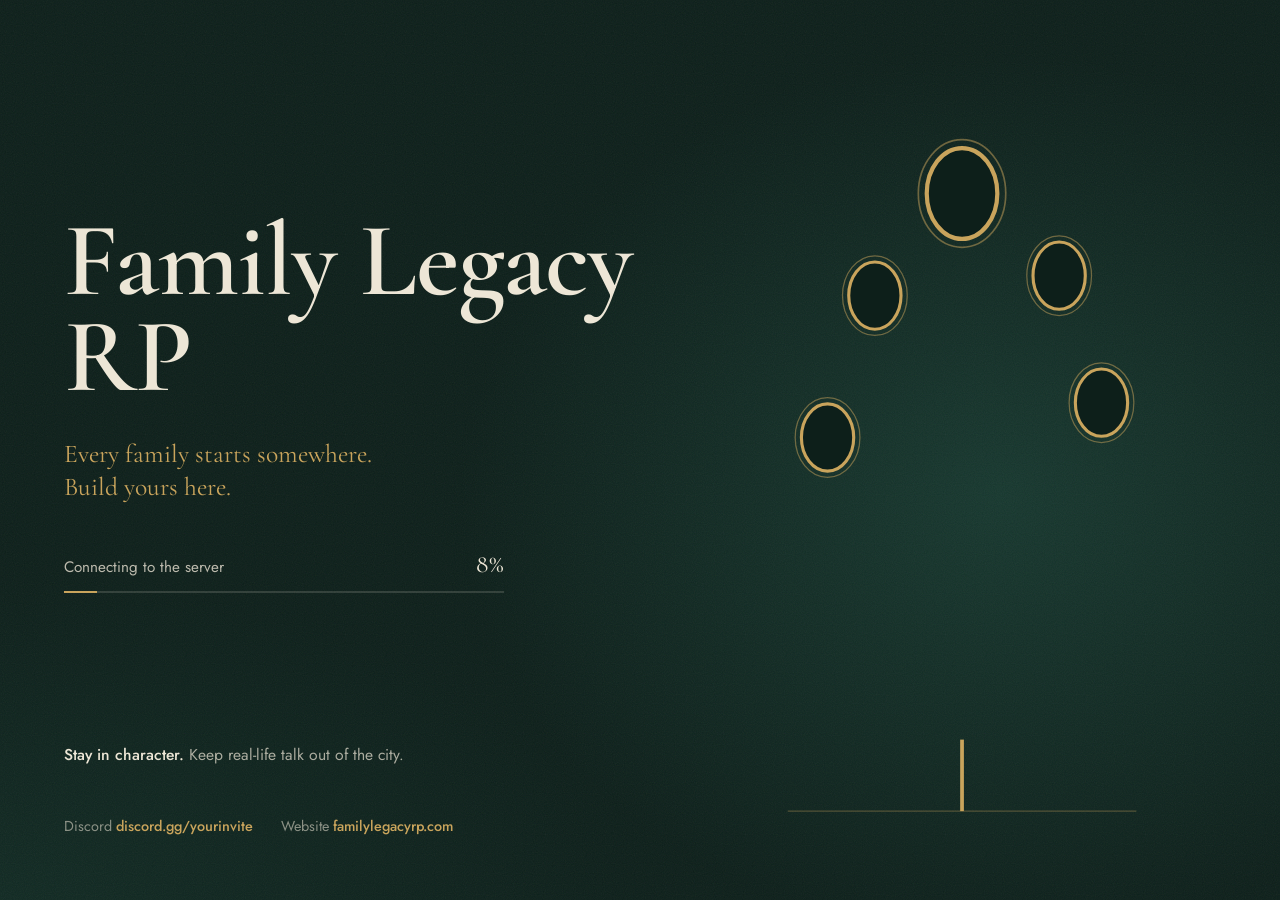
<file: [nova]/familylegacy_loadscreen/index.html>
<!DOCTYPE html>
<html lang="en">
<head>
<meta charset="UTF-8">
<title>Family Legacy RP</title>
<meta name="viewport" content="width=device-width, initial-scale=1">
<link rel="preconnect" href="https://fonts.googleapis.com">
<link rel="preconnect" href="https://fonts.gstatic.com" crossorigin>
<link href="https://fonts.googleapis.com/css2?family=Cormorant+Garamond:wght@500;600&family=Jost:wght@400;500&display=swap" rel="stylesheet">
<style>
  :root {
    --bg: #0d1f1a;
    --bg-lift: #17382f;
    --brass: #c9a45c;
    --ivory: #ede6d6;
    --velvet: #6e1f2e;
    --display: "Cormorant Garamond", Georgia, "Times New Roman", serif;
    --body: "Jost", "Segoe UI", Arial, sans-serif;
  }

  * { box-sizing: border-box; margin: 0; padding: 0; }

  html, body { height: 100%; overflow: hidden; background: var(--bg); }

  body {
    font-family: var(--body);
    color: var(--ivory);
    background:
      radial-gradient(ellipse 60% 70% at 78% 55%, var(--bg-lift) 0%, transparent 70%),
      radial-gradient(ellipse 80% 60% at 0% 100%, #112a23 0%, transparent 60%),
      var(--bg);
  }

  /* Optional server background image (set in CONFIG below) */
  .bg-image {
    position: fixed; inset: 0;
    background-size: cover; background-position: center;
    opacity: 0.18; mix-blend-mode: luminosity;
  }

  /* Film grain */
  body::after {
    content: ""; position: fixed; inset: 0; pointer-events: none; opacity: 0.07;
    background-image: url("data:image/svg+xml;utf8,<svg xmlns='http://www.w3.org/2000/svg' width='200' height='200'><filter id='n'><feTurbulence type='fractalNoise' baseFrequency='0.9' numOctaves='2' stitchTiles='stitch'/></filter><rect width='100%' height='100%' filter='url(%23n)'/></svg>");
  }

  .stage {
    position: relative; z-index: 1;
    height: 100%;
    display: grid;
    grid-template-columns: minmax(0, 1.1fr) minmax(0, 0.9fr);
    padding: clamp(28px, 5vw, 80px);
    gap: 24px;
  }

  /* ---------- Left column ---------- */
  .copy {
    display: flex; flex-direction: column; justify-content: space-between;
    min-height: 0;
  }

  .hero { margin-top: auto; margin-bottom: auto; }

  h1 {
    font-family: var(--display);
    font-weight: 600;
    font-size: clamp(3.2rem, 8.2vw, 8rem);
    line-height: 0.92;
    letter-spacing: -0.01em;
    color: var(--ivory);
  }

  .tagline {
    margin-top: clamp(16px, 2.4vw, 32px);
    max-width: 30ch;
    font-family: var(--display);
    font-size: clamp(1.2rem, 2vw, 1.9rem);
    line-height: 1.3;
    color: var(--brass);
  }

  .progress { max-width: 440px; margin-top: clamp(28px, 5vh, 64px); }

  .progress-row {
    display: flex; justify-content: space-between; align-items: baseline;
    margin-bottom: 12px;
    font-size: 0.95rem;
    color: rgba(237, 230, 214, 0.78);
  }
  .progress-row .pct {
    font-family: var(--display); font-size: 1.6rem; color: var(--ivory);
    font-variant-numeric: tabular-nums;
  }

  .track { height: 2px; background: rgba(237, 230, 214, 0.16); }
  .fill { height: 100%; width: 0%; background: var(--brass); }

  .tip {
    min-height: 3.2em; max-width: 46ch;
    font-size: 0.98rem; line-height: 1.6;
    color: rgba(237, 230, 214, 0.7);
    transition: opacity 0.6s ease;
  }
  .tip strong { color: var(--ivory); font-weight: 500; }
  .tip.hide { opacity: 0; }

  .footer {
    display: flex; gap: 28px; flex-wrap: wrap;
    margin-top: 24px; font-size: 0.9rem;
    color: rgba(237, 230, 214, 0.55);
  }
  .footer b { font-weight: 500; color: var(--brass); }

  /* ---------- Family tree ---------- */
  .tree-wrap { display: flex; align-items: flex-end; justify-content: center; min-height: 0; }
  svg.tree { height: 100%; max-height: 100%; width: auto; max-width: 100%; overflow: visible; }

  .limb {
    fill: none; stroke: var(--brass); stroke-width: 3; stroke-linecap: butt;
    stroke-dasharray: 1; stroke-dashoffset: 1;
  }
  .limb.thin { stroke-width: 2; }

  .frame-ring { fill: none; stroke: var(--brass); stroke-width: 2.5; }
  .frame-ring.outer { stroke-width: 1; opacity: 0.5; }
  .frame-fill { fill: var(--bg); transition: fill 1.2s ease; }
  .frame.lit .frame-fill { fill: var(--velvet); }
  .frame-head, .frame-body { fill: var(--brass); opacity: 0; transition: opacity 1.2s ease 0.3s; }
  .frame.lit .frame-head, .frame.lit .frame-body { opacity: 0.9; }

  .ground { stroke: rgba(201, 164, 92, 0.35); stroke-width: 1; }

  @media (max-width: 820px) {
    .stage { grid-template-columns: 1fr; }
    .tree-wrap { position: absolute; right: -8%; bottom: 0; height: 55%; opacity: 0.35; z-index: -1; }
  }

  @media (prefers-reduced-motion: reduce) {
    .tip, .frame-fill, .frame-head, .frame-body { transition: none; }
  }
</style>
</head>
<body>
  <div class="bg-image" id="bgImage"></div>

  <main class="stage">
    <section class="copy">
      <div class="hero">
        <h1 id="serverName">Family Legacy RP</h1>
        <p class="tagline" id="tagline">Every family starts somewhere. Build yours here.</p>

        <div class="progress" aria-live="polite">
          <div class="progress-row">
            <span id="status">Connecting to the server</span>
            <span class="pct" id="pct">0%</span>
          </div>
          <div class="track"><div class="fill" id="fill"></div></div>
        </div>
      </div>

      <div>
        <p class="tip" id="tip"></p>
        <div class="footer" id="footer"></div>
      </div>
    </section>

    <section class="tree-wrap" aria-hidden="true">
      <svg class="tree" viewBox="0 0 400 620" xmlns="http://www.w3.org/2000/svg">
        <line class="ground" x1="60" y1="600" x2="340" y2="600"/>

        <!-- Limbs: each has pathLength=1 so progress can draw it -->
        <path class="limb" data-start="0.00" data-end="0.30" pathLength="1"
              d="M200 600 C200 540 200 440 200 372"/>
        <path class="limb thin" data-start="0.22" data-end="0.46" pathLength="1"
              d="M200 490 C200 440 120 450 100 390 C90 360 92 340 92 325"/>
        <path class="limb thin" data-start="0.36" data-end="0.60" pathLength="1"
              d="M200 450 C200 400 290 410 305 350 C312 325 312 310 312 298"/>
        <path class="limb thin" data-start="0.50" data-end="0.74" pathLength="1"
              d="M200 372 C200 320 140 320 132 262 C130 240 130 225 130 212"/>
        <path class="limb thin" data-start="0.62" data-end="0.86" pathLength="1"
              d="M200 372 C200 320 268 322 275 262 C278 240 278 210 278 196"/>
        <path class="limb" data-start="0.70" data-end="1.00" pathLength="1"
              d="M200 372 C200 300 200 220 200 142"/>

        <!-- Portrait frames at each limb tip, lit when the limb completes -->
        <g class="frame" data-at="0.46" transform="translate(92 300)">
          <ellipse class="frame-ring outer" rx="26" ry="32"/>
          <ellipse class="frame-fill" rx="21" ry="27"/>
          <ellipse class="frame-ring" rx="21" ry="27"/>
          <circle class="frame-head" cy="-6" r="7"/>
          <path class="frame-body" d="M-13 20 C-13 8 13 8 13 20 Z"/>
        </g>
        <g class="frame" data-at="0.60" transform="translate(312 272)">
          <ellipse class="frame-ring outer" rx="26" ry="32"/>
          <ellipse class="frame-fill" rx="21" ry="27"/>
          <ellipse class="frame-ring" rx="21" ry="27"/>
          <circle class="frame-head" cy="-6" r="7"/>
          <path class="frame-body" d="M-13 20 C-13 8 13 8 13 20 Z"/>
        </g>
        <g class="frame" data-at="0.74" transform="translate(130 186)">
          <ellipse class="frame-ring outer" rx="26" ry="32"/>
          <ellipse class="frame-fill" rx="21" ry="27"/>
          <ellipse class="frame-ring" rx="21" ry="27"/>
          <circle class="frame-head" cy="-6" r="7"/>
          <path class="frame-body" d="M-13 20 C-13 8 13 8 13 20 Z"/>
        </g>
        <g class="frame" data-at="0.86" transform="translate(278 170)">
          <ellipse class="frame-ring outer" rx="26" ry="32"/>
          <ellipse class="frame-fill" rx="21" ry="27"/>
          <ellipse class="frame-ring" rx="21" ry="27"/>
          <circle class="frame-head" cy="-6" r="7"/>
          <path class="frame-body" d="M-13 20 C-13 8 13 8 13 20 Z"/>
        </g>
        <g class="frame" data-at="1.00" transform="translate(200 104) scale(1.35)">
          <ellipse class="frame-ring outer" rx="26" ry="32"/>
          <ellipse class="frame-fill" rx="21" ry="27"/>
          <ellipse class="frame-ring" rx="21" ry="27"/>
          <circle class="frame-head" cy="-6" r="7"/>
          <path class="frame-body" d="M-13 20 C-13 8 13 8 13 20 Z"/>
        </g>
      </svg>
    </section>
  </main>

<script>
  /* ============================================================
     CONFIG: edit these to customize the loading screen
     ============================================================ */
  const CONFIG = {
    serverName: "Family Legacy RP",
    tagline: "Every family starts somewhere. Build yours here.",
    backgroundImage: "",              // e.g. "bg.jpg" (add it to fxmanifest files {})
    tipInterval: 7000,                // ms between tips
    tips: [
      "<strong>Stay in character.</strong> Keep real-life talk out of the city.",
      "<strong>Value your life.</strong> Act like your character wants to see tomorrow.",
      "<strong>New to the city?</strong> Ask staff or a citizen for help. We all started somewhere.",
      "<strong>Respect every story.</strong> Give other players room to build theirs.",
      "<strong>Need help?</strong> Open a ticket in our Discord and a staff member will respond."
    ],
    links: [
      { label: "Discord", value: "discord.gg/yourinvite" },
      { label: "Website", value: "familylegacyrp.com" }
    ]
  };

  /* ============================================================
     Setup
     ============================================================ */
  document.title = CONFIG.serverName;
  document.getElementById("serverName").textContent = CONFIG.serverName;
  document.getElementById("tagline").textContent = CONFIG.tagline;
  if (CONFIG.backgroundImage) {
    document.getElementById("bgImage").style.backgroundImage = "url('" + CONFIG.backgroundImage + "')";
  }

  const footer = document.getElementById("footer");
  CONFIG.links.forEach(function (l) {
    const s = document.createElement("span");
    s.innerHTML = l.label + " <b>" + l.value + "</b>";
    footer.appendChild(s);
  });

  /* ---------- Rotating tips ---------- */
  const tipEl = document.getElementById("tip");
  let tipIndex = 0;
  function showTip() {
    tipEl.classList.add("hide");
    setTimeout(function () {
      tipEl.innerHTML = CONFIG.tips[tipIndex % CONFIG.tips.length];
      tipEl.classList.remove("hide");
      tipIndex++;
    }, 600);
  }
  tipEl.innerHTML = CONFIG.tips[0]; tipIndex = 1;
  setInterval(showTip, CONFIG.tipInterval);

  /* ---------- Progress + tree ---------- */
  const limbs   = Array.from(document.querySelectorAll(".limb"));
  const frames  = Array.from(document.querySelectorAll(".frame"));
  const fillEl  = document.getElementById("fill");
  const pctEl   = document.getElementById("pct");
  const statusEl = document.getElementById("status");

  let target = 0;     // real progress (0 to 1)
  let shown = 0;      // eased progress on screen

  function phase(p) {
    if (p < 0.2)  return "Connecting to the server";
    if (p < 0.6)  return "Loading the map";
    if (p < 0.9)  return "Streaming vehicles and props";
    if (p < 1)    return "Almost home";
    return "Welcome to the family";
  }

  function render(p) {
    fillEl.style.width = (p * 100) + "%";
    pctEl.textContent = Math.round(p * 100) + "%";
    statusEl.textContent = phase(p);

    limbs.forEach(function (el) {
      const s = parseFloat(el.dataset.start);
      const e = parseFloat(el.dataset.end);
      const t = Math.min(1, Math.max(0, (p - s) / (e - s)));
      el.style.strokeDashoffset = 1 - t;
    });
    frames.forEach(function (el) {
      el.classList.toggle("lit", p >= parseFloat(el.dataset.at) - 0.001);
    });
  }

  function tick() {
    shown += (target - shown) * 0.06;
    if (Math.abs(target - shown) < 0.0005) shown = target;
    render(shown);
    requestAnimationFrame(tick);
  }
  requestAnimationFrame(tick);

  /* FiveM sends load progress through window messages */
  window.addEventListener("message", function (e) {
    const d = e.data;
    if (d && d.eventName === "loadProgress" && typeof d.loadFraction === "number") {
      target = Math.max(target, Math.min(1, d.loadFraction));
    }
  });

  /* Preview mode: when opened in a normal browser, simulate loading */
  if (!window.invokeNative) {
    const started = Date.now();
    const duration = 14000;
    const sim = setInterval(function () {
      target = Math.min(1, (Date.now() - started) / duration);
      if (target >= 1) clearInterval(sim);
    }, 100);
  }
</script>
</body>
</html>
</file>
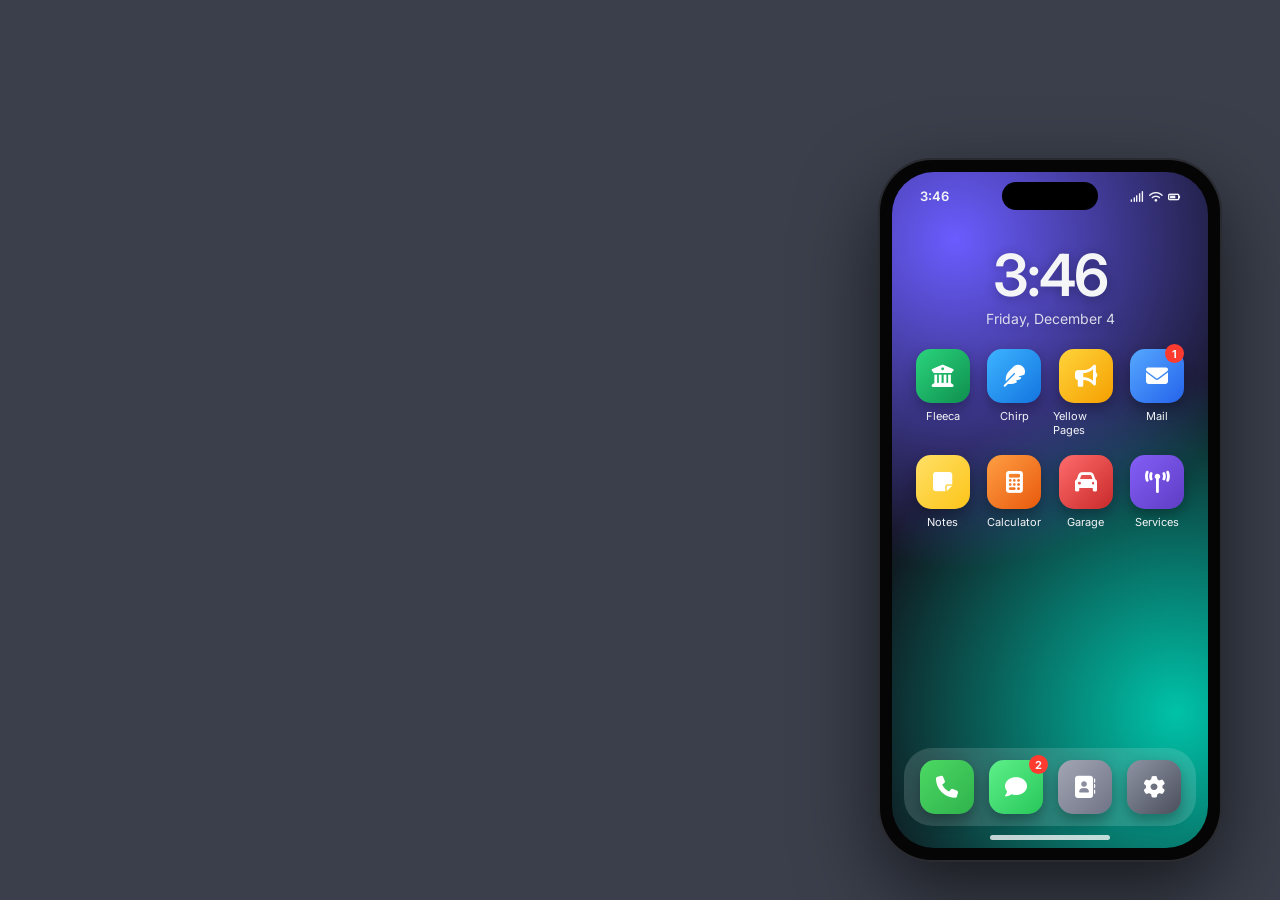
<file: [nova]/nova_phone/html/index.html>
<!DOCTYPE html>
<html lang="en">
<head>
  <meta charset="UTF-8">
  <title>Nova Phone</title>
  <link rel="stylesheet" href="https://cdnjs.cloudflare.com/ajax/libs/font-awesome/6.5.2/css/all.min.css">
  <link rel="stylesheet" href="https://fonts.googleapis.com/css2?family=Inter:wght@400;500;600;700&display=swap">
  <link rel="stylesheet" href="style.css">
</head>
<body>
  <div id="phone" class="hidden">
    <div class="frame">
      <div class="notch"></div>
      <div class="screen" id="screen">
        <div class="statusbar">
          <span id="clock">12:00</span>
          <span class="status-icons"><i class="fa-solid fa-signal"></i><i class="fa-solid fa-wifi"></i><i class="fa-solid fa-battery-three-quarters"></i></span>
        </div>

        <!-- Home -->
        <div id="home" class="view">
          <div class="home-clock">
            <div id="bigClock">12:00</div>
            <div id="bigDate">Sunday</div>
          </div>
          <div class="grid" id="appGrid"></div>
          <div class="dock" id="dock"></div>
        </div>

        <!-- App container -->
        <div id="app" class="view hidden">
          <div class="app-header">
            <button class="icon-btn" id="backBtn"><i class="fa-solid fa-chevron-left"></i></button>
            <div class="app-title" id="appTitle"></div>
            <div class="app-action" id="appAction"></div>
          </div>
          <div class="app-body" id="appBody"></div>
        </div>

        <!-- Call overlay -->
        <div id="callScreen" class="hidden">
          <div class="call-avatar"><i class="fa-solid fa-user"></i></div>
          <div class="call-name" id="callName"></div>
          <div class="call-status" id="callStatus"></div>
          <div class="call-buttons" id="callButtons"></div>
        </div>

        <div id="toasts"></div>
        <div class="home-bar" id="homeBar"></div>
      </div>
    </div>
  </div>
  <script src="app.js"></script>
</body>
</html>
</file>
<file: [nova]/nova_phone/html/style.css>
:root {
  --bg: #0e0f13;
  --card: #1a1c23;
  --card-2: #23262f;
  --line: #2c2f39;
  --text: #f4f5f7;
  --muted: #8b8f9c;
  --accent: #4f7cff;
  --green: #34c759;
  --red: #ff3b30;
  --radius: 14px;
}

* { box-sizing: border-box; margin: 0; padding: 0; }
html, body { width: 100%; height: 100%; overflow: hidden; background: transparent; font-family: 'Inter', system-ui, sans-serif; color: var(--text); user-select: none; }
.hidden { display: none !important; }
button { font: inherit; color: inherit; border: 0; background: none; cursor: pointer; }
input, textarea { font: inherit; color: var(--text); }

#phone { position: absolute; right: 60px; bottom: 40px; animation: slideUp .28s cubic-bezier(.2,.9,.3,1.1); }
@keyframes slideUp { from { transform: translateY(110%); } to { transform: translateY(0); } }

.frame { width: 340px; height: 700px; background: #050506; border-radius: 52px; padding: 12px; box-shadow: 0 0 0 2px #2a2b30, 0 30px 80px rgba(0,0,0,.6); position: relative; }
.notch { position: absolute; top: 22px; left: 50%; transform: translateX(-50%); width: 96px; height: 28px; background: #000; border-radius: 20px; z-index: 50; }
.screen { width: 100%; height: 100%; border-radius: 42px; overflow: hidden; position: relative; background: var(--bg); }

/* wallpapers */
.screen.wp-aurora   { background: radial-gradient(circle at 20% 10%, #6a5cff 0, transparent 50%), radial-gradient(circle at 90% 80%, #00c2a8 0, transparent 55%), #10121a; }
.screen.wp-sunset   { background: linear-gradient(160deg, #ff7e5f, #6a3093 70%, #1b1030); }
.screen.wp-ocean    { background: linear-gradient(170deg, #0f9bd7, #0b3866 60%, #071a2e); }
.screen.wp-midnight { background: linear-gradient(180deg, #232526, #0b0c10); }
.screen.wp-forest   { background: linear-gradient(160deg, #3a7d44, #183a1d 70%, #0b160d); }
.screen.wp-candy    { background: linear-gradient(150deg, #f78ca0, #f9748f 30%, #fd868c 60%, #fe9a8b); }

.statusbar { position: absolute; top: 0; left: 0; right: 0; height: 46px; padding: 16px 28px 0; display: flex; justify-content: space-between; font-size: 13px; font-weight: 600; z-index: 40; }
.status-icons i { margin-left: 5px; font-size: 11px; }

.view { position: absolute; inset: 0; padding-top: 46px; }

/* home */
.home-clock { text-align: center; margin: 22px 0 22px; text-shadow: 0 2px 12px rgba(0,0,0,.3); }
#bigClock { font-size: 58px; font-weight: 600; letter-spacing: -2px; }
#bigDate { font-size: 14px; opacity: .85; }
.grid { display: grid; grid-template-columns: repeat(4, 1fr); gap: 18px 6px; padding: 0 18px; }
.app-icon { display: flex; flex-direction: column; align-items: center; gap: 6px; font-size: 11px; position: relative; }
.app-icon .ico { width: 54px; height: 54px; border-radius: 15px; display: grid; place-items: center; font-size: 22px; color: #fff; box-shadow: 0 6px 14px rgba(0,0,0,.3); transition: transform .12s; }
.app-icon:active .ico { transform: scale(.9); }
.badge { position: absolute; top: -5px; right: 6px; min-width: 19px; height: 19px; border-radius: 10px; background: var(--red); font-size: 11px; font-weight: 700; display: grid; place-items: center; padding: 0 5px; }
.dock { position: absolute; bottom: 22px; left: 12px; right: 12px; padding: 12px 8px; border-radius: 28px; background: rgba(255,255,255,.14); backdrop-filter: blur(16px); display: grid; grid-template-columns: repeat(4, 1fr); }
.dock .app-icon span:not(.badge) { display: none; }
.dock .badge { right: calc(50% - 32px); }

.home-bar { position: absolute; bottom: 8px; left: 50%; transform: translateX(-50%); width: 120px; height: 5px; border-radius: 3px; background: rgba(255,255,255,.75); cursor: pointer; z-index: 60; }

/* app shell */
#app { background: var(--bg); display: flex; flex-direction: column; animation: appIn .2s ease-out; }
@keyframes appIn { from { transform: scale(.94); opacity: 0; } to { transform: none; opacity: 1; } }
.app-header { display: grid; grid-template-columns: 40px 1fr 40px; align-items: center; padding: 6px 12px 10px; }
.app-title { text-align: center; font-weight: 700; font-size: 17px; }
.icon-btn { width: 36px; height: 36px; border-radius: 50%; display: grid; place-items: center; font-size: 16px; color: var(--accent); }
.icon-btn:hover { background: var(--card); }
.app-body { flex: 1; overflow-y: auto; padding: 0 14px 34px; }
.app-body::-webkit-scrollbar { width: 0; }

/* generic components */
.card { background: var(--card); border-radius: var(--radius); padding: 14px; margin-bottom: 10px; }
.list { background: var(--card); border-radius: var(--radius); overflow: hidden; margin-bottom: 12px; }
.row { display: flex; align-items: center; gap: 12px; padding: 12px 14px; border-bottom: 1px solid var(--line); cursor: pointer; }
.row:last-child { border-bottom: 0; }
.row:hover { background: var(--card-2); }
.row .grow { flex: 1; min-width: 0; }
.row .title { font-weight: 600; font-size: 14px; white-space: nowrap; overflow: hidden; text-overflow: ellipsis; }
.row .sub { color: var(--muted); font-size: 12px; white-space: nowrap; overflow: hidden; text-overflow: ellipsis; margin-top: 2px; }
.row .meta { color: var(--muted); font-size: 11px; }
.avatar { width: 40px; height: 40px; border-radius: 50%; display: grid; place-items: center; font-weight: 700; flex-shrink: 0; background: linear-gradient(135deg, #5b6cff, #9c4dff); }
.dot { width: 9px; height: 9px; border-radius: 50%; background: var(--accent); flex-shrink: 0; }
.empty { text-align: center; color: var(--muted); padding: 50px 10px; font-size: 13px; }
.empty i { font-size: 34px; display: block; margin-bottom: 10px; opacity: .5; }

.field { width: 100%; background: var(--card-2); border: 1px solid transparent; border-radius: 12px; padding: 11px 13px; outline: none; margin-bottom: 9px; resize: none; }
.field:focus { border-color: var(--accent); }
.label { font-size: 12px; color: var(--muted); margin: 4px 2px 6px; display: block; }
.btn { width: 100%; padding: 12px; border-radius: 12px; background: var(--accent); font-weight: 600; margin-top: 4px; }
.btn.red { background: var(--red); }
.btn.ghost { background: var(--card-2); }
.btn:disabled { opacity: .5; }
.btn-row { display: flex; gap: 8px; }
.pill { font-size: 11px; padding: 3px 8px; border-radius: 10px; font-weight: 600; }
.search { position: relative; margin-bottom: 10px; }
.search i { position: absolute; left: 12px; top: 13px; color: var(--muted); font-size: 13px; }
.search .field { padding-left: 34px; margin: 0; }
.tabs { display: flex; background: var(--card); border-radius: 12px; padding: 3px; margin-bottom: 12px; }
.tabs button { flex: 1; padding: 8px; border-radius: 10px; font-size: 13px; font-weight: 600; color: var(--muted); }
.tabs button.active { background: var(--card-2); color: var(--text); }

/* dialer */
.dial-display { text-align: center; font-size: 30px; font-weight: 500; letter-spacing: 1px; min-height: 48px; margin: 10px 0 2px; word-break: break-all; }
.dial-name { text-align: center; color: var(--muted); font-size: 12px; min-height: 16px; margin-bottom: 8px; }
.keypad { display: grid; grid-template-columns: repeat(3, 70px); gap: 14px 22px; justify-content: center; }
.key { width: 70px; height: 70px; border-radius: 50%; background: var(--card-2); font-size: 26px; display: flex; flex-direction: column; align-items: center; justify-content: center; }
.key small { font-size: 9px; color: var(--muted); letter-spacing: 2px; }
.key:active { background: #3a3e4a; }
.dial-actions { display: grid; grid-template-columns: repeat(3, 70px); gap: 22px; justify-content: center; margin-top: 16px; }
.call-btn { width: 70px; height: 70px; border-radius: 50%; background: var(--green); font-size: 26px; display: grid; place-items: center; }

/* messages */
.chat { display: flex; flex-direction: column; height: 100%; }
.bubbles { flex: 1; overflow-y: auto; display: flex; flex-direction: column; gap: 6px; padding: 4px 0 10px; }
.bubbles::-webkit-scrollbar { width: 0; }
.bubble { max-width: 78%; padding: 9px 13px; border-radius: 18px; font-size: 14px; line-height: 1.35; word-wrap: break-word; user-select: text; }
.bubble.mine { align-self: flex-end; background: var(--accent); border-bottom-right-radius: 5px; }
.bubble.theirs { align-self: flex-start; background: var(--card-2); border-bottom-left-radius: 5px; }
.bubble .t { display: block; font-size: 10px; opacity: .6; margin-top: 3px; text-align: right; }
.composer { display: flex; gap: 8px; align-items: center; padding-top: 6px; }
.composer .field { margin: 0; border-radius: 20px; }
.send { width: 40px; height: 40px; border-radius: 50%; background: var(--accent); flex-shrink: 0; display: grid; place-items: center; }
#appBody.fill { display: flex; flex-direction: column; padding-bottom: 26px; }

/* bank */
.balance { background: linear-gradient(135deg, #2b5cff, #7a3cff); border-radius: 20px; padding: 20px; margin-bottom: 14px; box-shadow: 0 10px 24px rgba(60, 70, 255, .3); }
.balance small { opacity: .8; font-size: 12px; }
.balance .amt { font-size: 32px; font-weight: 700; margin: 4px 0 12px; }
.balance .split { display: flex; justify-content: space-between; font-size: 12px; opacity: .9; }
.pos { color: var(--green); font-weight: 600; }
.neg { color: var(--red); font-weight: 600; }

/* chirp */
.chirp { background: var(--card); border-radius: var(--radius); padding: 12px 14px; margin-bottom: 9px; }
.chirp-head { display: flex; gap: 10px; align-items: center; margin-bottom: 7px; }
.chirp-head .avatar { width: 34px; height: 34px; font-size: 13px; background: linear-gradient(135deg, #1da1f2, #0d6efd); }
.chirp-head b { font-size: 14px; }
.chirp-head span { color: var(--muted); font-size: 12px; }
.chirp p { font-size: 14px; line-height: 1.4; white-space: pre-wrap; word-wrap: break-word; user-select: text; }
.chirp-foot { display: flex; gap: 18px; margin-top: 9px; color: var(--muted); font-size: 13px; }
.chirp-foot button.liked { color: #ff4d6d; }
.counter { text-align: right; font-size: 11px; color: var(--muted); margin: -4px 4px 6px; }

/* calculator */
.calc-display { text-align: right; font-size: 48px; font-weight: 300; padding: 30px 6px 14px; word-break: break-all; min-height: 120px; display: flex; align-items: flex-end; justify-content: flex-end; }
.calc-keys { display: grid; grid-template-columns: repeat(4, 1fr); gap: 11px; }
.ck { height: 62px; border-radius: 31px; background: #333640; font-size: 24px; }
.ck.op { background: #ff9f0a; }
.ck.fn { background: #a5a5a5; color: #000; }
.ck.zero { grid-column: span 2; text-align: left; padding-left: 24px; }

/* garage */
.bar { height: 5px; border-radius: 3px; background: var(--card-2); overflow: hidden; margin-top: 3px; }
.bar div { height: 100%; border-radius: 3px; }
.stats { display: grid; grid-template-columns: repeat(3, 1fr); gap: 10px; margin-top: 10px; font-size: 11px; color: var(--muted); }

/* services & settings */
.svc-grid { display: grid; grid-template-columns: 1fr 1fr; gap: 10px; }
.svc { background: var(--card); border-radius: var(--radius); padding: 18px 10px; text-align: center; font-weight: 600; font-size: 14px; }
.svc i { font-size: 26px; display: block; margin-bottom: 8px; }
.wp-grid { display: grid; grid-template-columns: repeat(3, 1fr); gap: 9px; }
.wp { height: 92px; border-radius: 12px; border: 2px solid transparent; }
.wp.active { border-color: #fff; }
.switch { width: 46px; height: 28px; border-radius: 14px; background: var(--card-2); position: relative; transition: .2s; flex-shrink: 0; }
.switch::after { content: ''; position: absolute; top: 3px; left: 3px; width: 22px; height: 22px; border-radius: 50%; background: #fff; transition: .2s; }
.switch.on { background: var(--green); }
.switch.on::after { left: 21px; }

/* call screen */
#callScreen { position: absolute; inset: 0; z-index: 70; background: linear-gradient(180deg, #1c2a4a, #0b0f1a); display: flex; flex-direction: column; align-items: center; padding-top: 120px; animation: appIn .2s; }
.call-avatar { width: 100px; height: 100px; border-radius: 50%; background: var(--card-2); display: grid; place-items: center; font-size: 42px; color: var(--muted); }
.call-name { font-size: 26px; font-weight: 600; margin-top: 18px; }
.call-status { color: var(--muted); margin-top: 6px; font-size: 14px; }
.call-buttons { position: absolute; bottom: 70px; display: flex; gap: 60px; }
.call-buttons button { width: 70px; height: 70px; border-radius: 50%; font-size: 26px; display: grid; place-items: center; }
.call-buttons .accept { background: var(--green); animation: pulse 1.2s infinite; }
.call-buttons .decline { background: var(--red); }
.call-buttons .decline i { transform: rotate(135deg); }
@keyframes pulse { 50% { box-shadow: 0 0 0 14px rgba(52,199,89,.15); } }

/* toasts */
#toasts { position: absolute; top: 50px; left: 10px; right: 10px; z-index: 80; display: flex; flex-direction: column; gap: 6px; pointer-events: none; }
.toast { background: rgba(35,38,47,.96); backdrop-filter: blur(10px); border-radius: 16px; padding: 10px 13px; display: flex; gap: 10px; align-items: center; font-size: 13px; box-shadow: 0 8px 20px rgba(0,0,0,.4); animation: toastIn .25s; pointer-events: auto; cursor: pointer; }
.toast .ti { width: 28px; height: 28px; border-radius: 8px; display: grid; place-items: center; flex-shrink: 0; font-size: 13px; }
.toast b { display: block; font-size: 12px; }
.toast.out { opacity: 0; transform: translateY(-10px); transition: .3s; }
@keyframes toastIn { from { opacity: 0; transform: translateY(-12px); } }
</file>
